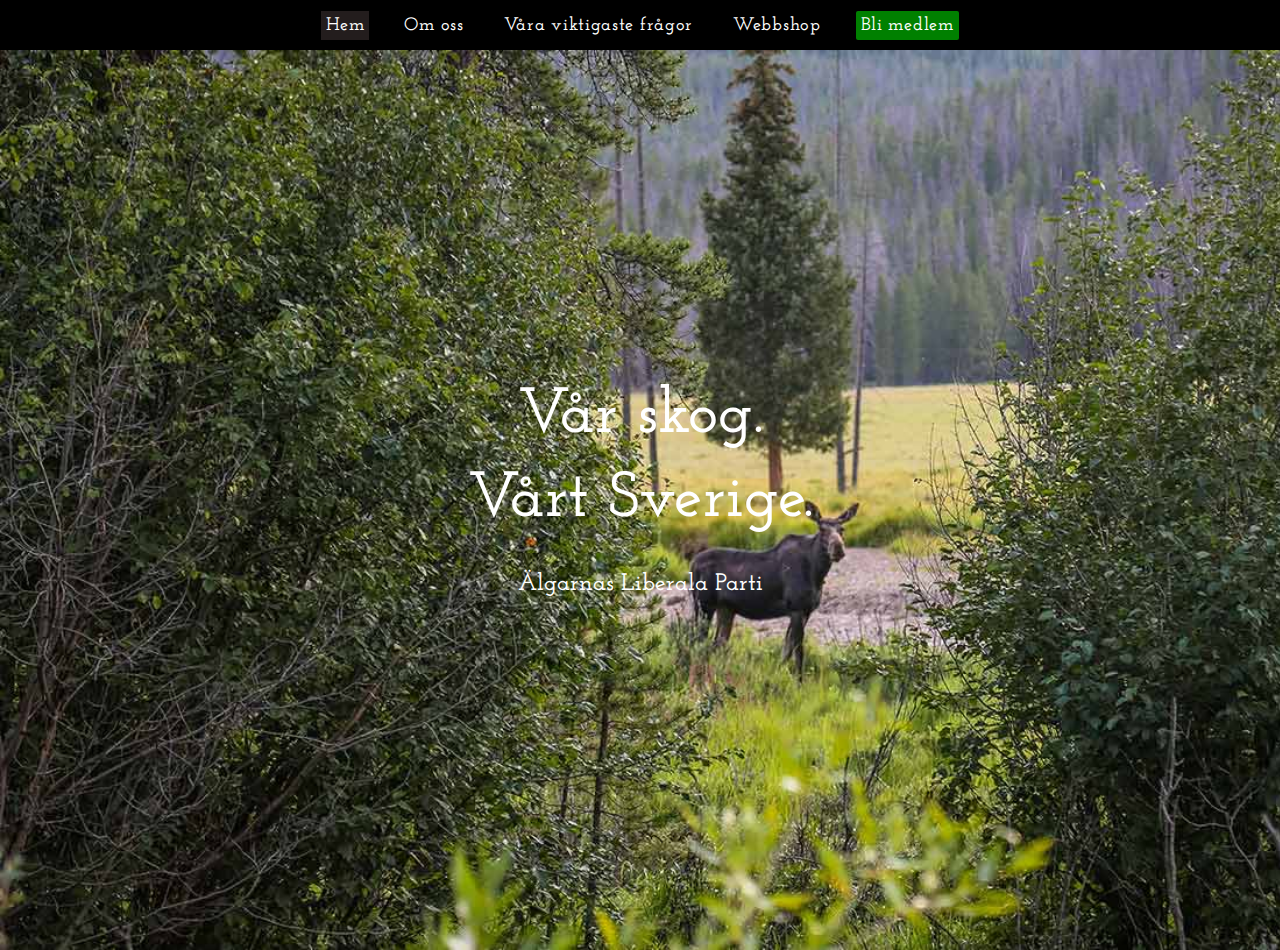
<file: index.html>
<!DOCTYPE html>
<html lang="sv">
<head>
    <meta charset="UTF-8">
    <meta http-equiv="X-UA-Compatible" content="IE=edge">
    <meta name="viewport" content="width=device-width, initial-scale=1.0">
    <title>Älgarnas Liberala Parti</title>
    <link rel="stylesheet" href="css/style.css">
</head>
<body>
    <main id="grid_container_home">
        <nav>
            <div class="hamburger">
                <div class="line-1"></div>
                <div class="line-2"></div>
                <div class="line-3"></div>
            </div>
            <ul class="navlinks">
                <li><a href="index.html">Hem</a></li>
                <li><a href="omoss.html">Om oss</a></li>
                <li><a href="fragor.html">Våra viktigaste frågor</a></li>
                <li><a href="webbshop.html">Webbshop</a></li>
                <li><a href="blimedlem.html">Bli medlem</a></li>
            </ul>
        </nav>
        <section id="home">
            <h1>Vår skog.</h1>
            <h1>Vårt Sverige.</h1>
            <h2>Älgarnas Liberala Parti</h2>
        </section>
    </main>
    <script src="js/script.js"></script>
    <script src="js/responsive_bg.js"></script>
</body>
</html>
</file>
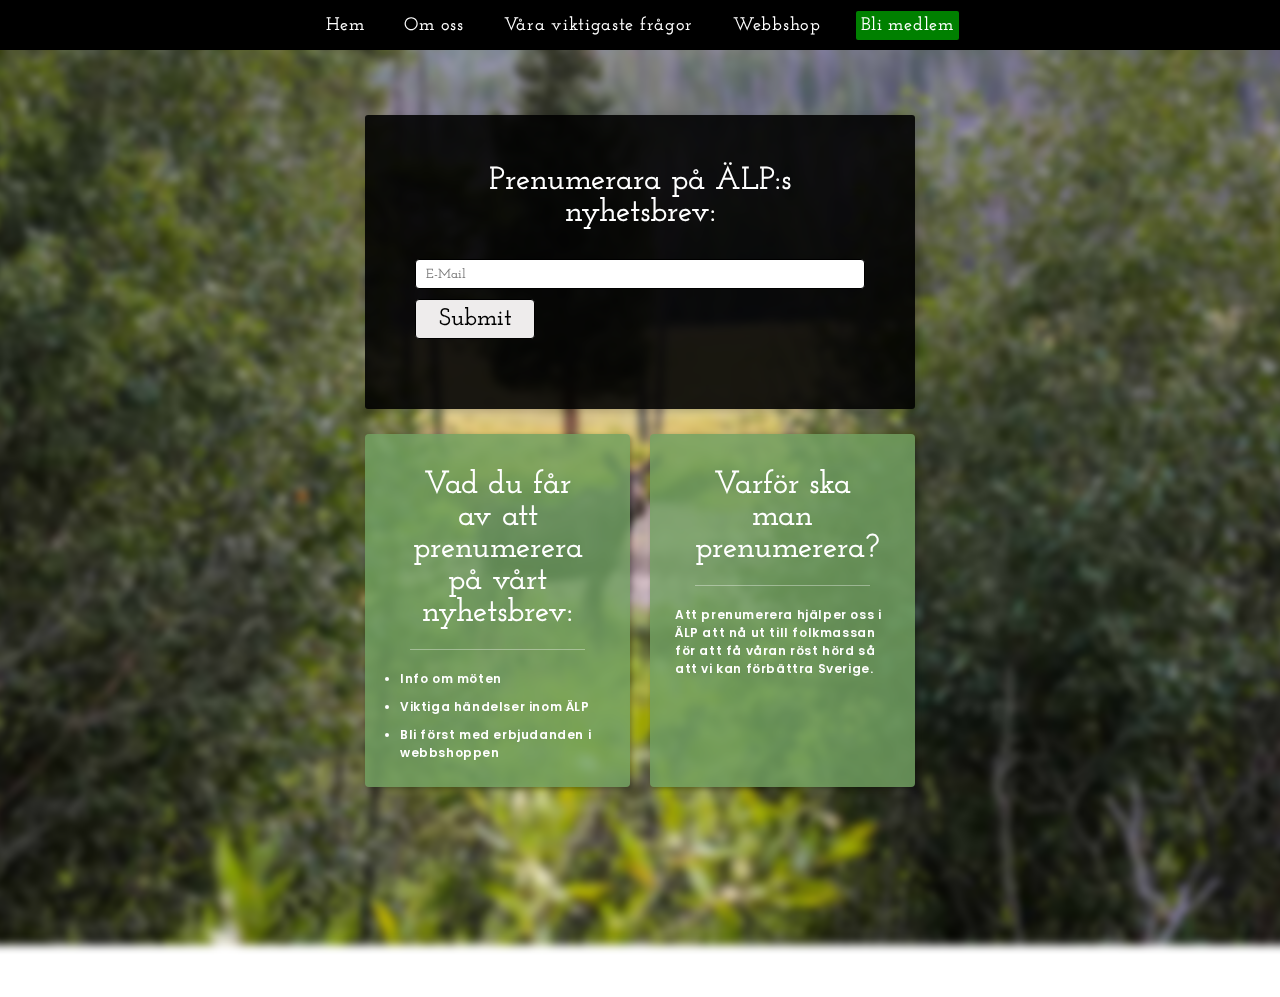
<file: blimedlem.html>
<!DOCTYPE html>
<html lang="sv">
<head>
    <meta charset="UTF-8">
    <meta http-equiv="X-UA-Compatible" content="IE=edge">
    <meta name="viewport" content="width=device-width, initial-scale=1.0">
    <title>Bli Medlem i ÄLP</title>
    <link rel="stylesheet" href="css/style.css">
</head>
<body>
    <main id="grid_container_blimedlem">
        <div id="blurry_bg">
            <img src="img/desktopbg.jpg" alt="Bakgrundsbild på en älg i skogen">
        </div>
        <nav>
            <div class="hamburger">
                <div class="line-1"></div>
                <div class="line-2"></div>
                <div class="line-3"></div>
            </div>
            <ul class="navlinks">
                <li><a href="index.html">Hem</a></li>
                <li><a href="omoss.html">Om oss</a></li>
                <li><a href="fragor.html">Våra viktigaste frågor</a></li>
                <li><a href="webbshop.html">Webbshop</a></li>
                <li><a href="blimedlem.html">Bli medlem</a></li>
            </ul>
        </nav>
        <section id="blimedlem_section">
            <header>
                <h1>
                    Prenumerara på ÄLP:s nyhetsbrev:
                </h1>
            </header>
            <form>
                <input type="text" id="email" name="email" placeholder="E-Mail">
                <button>Submit</button>
            </form>
        </section>
        <article>
            <h1>
                Vad du får av att prenumerera på vårt nyhetsbrev:
            </h1>
            <ul>
                <li>Info om möten</li>
                <li>Viktiga händelser inom ÄLP</li>
                <li>Bli först med erbjudanden i webbshoppen</li>
            </ul>
        </article>
        <article>
            <h1>Varför ska man prenumerera?</h1>
            <p>Att prenumerera hjälper oss i ÄLP att nå ut till folkmassan för att få våran röst hörd så att vi kan förbättra Sverige.</p>
        </article>
    </main>
    <script src="js/script.js"></script>
</body>
</html>
</file>
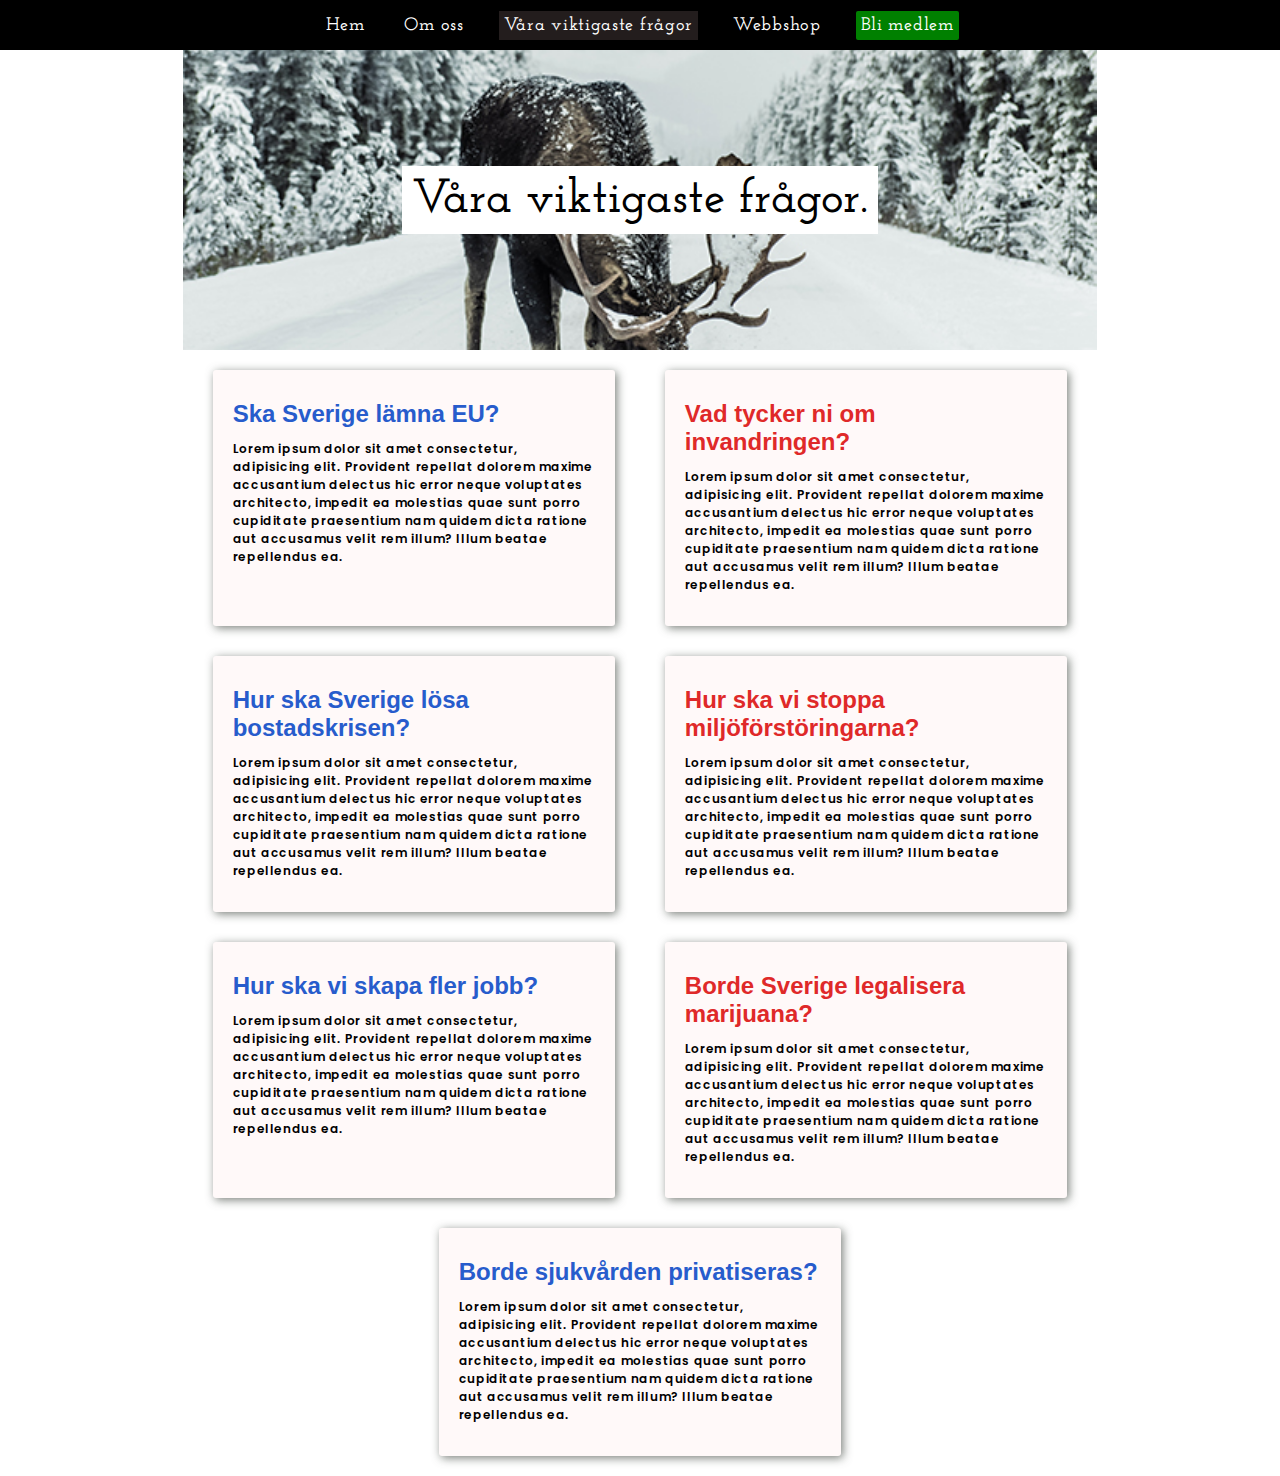
<file: fragor.html>
<!DOCTYPE html>
<html lang="sv">
<head>
    <meta charset="UTF-8">
    <meta http-equiv="X-UA-Compatible" content="IE=edge">
    <meta name="viewport" content="width=device-width, initial-scale=1.0">
    <title>Våra Viktigaste Frågor - ÄLP</title>
    <link rel="stylesheet" href="css/style.css">
</head>
<body>
    <main id="grid_container_fragor">
        <nav>
            <div class="hamburger">
                <div class="line-1"></div>
                <div class="line-2"></div>
                <div class="line-3"></div>
            </div>
            <ul class="navlinks">
                <li><a href="index.html">Hem</a></li>
                <li><a href="omoss.html">Om oss</a></li>
                <li><a href="fragor.html">Våra viktigaste frågor</a></li>
                <li><a href="webbshop.html">Webbshop</a></li>
                <li><a href="blimedlem.html">Bli medlem</a></li>
            </ul>
        </nav>
        <header id="fragor_titel">
            <h1>Våra viktigaste frågor.</h1>
        </header>
        <section id="grid_container_fragor_inside">
            <article>
                <h2>Ska Sverige lämna EU?</h2>
                <p>
                    Lorem ipsum dolor sit amet consectetur, adipisicing elit. Provident repellat dolorem maxime accusantium delectus hic error neque voluptates architecto, impedit ea molestias quae sunt porro cupiditate praesentium nam quidem dicta ratione aut accusamus velit rem illum? Illum beatae repellendus ea.
                </p>
            </article>
            <article>
                <h2>Vad tycker ni om invandringen?</h2>
                <p>
                    Lorem ipsum dolor sit amet consectetur, adipisicing elit. Provident repellat dolorem maxime accusantium delectus hic error neque voluptates architecto, impedit ea molestias quae sunt porro cupiditate praesentium nam quidem dicta ratione aut accusamus velit rem illum? Illum beatae repellendus ea.
                </p>
            </article>
            <article>
                <h2>Hur ska Sverige lösa bostadskrisen?</h2>
                <p>
                    Lorem ipsum dolor sit amet consectetur, adipisicing elit. Provident repellat dolorem maxime accusantium delectus hic error neque voluptates architecto, impedit ea molestias quae sunt porro cupiditate praesentium nam quidem dicta ratione aut accusamus velit rem illum? Illum beatae repellendus ea.
                </p>
            </article>
            <article>
                <h2>Hur ska vi stoppa miljöförstöringarna?</h2>
                <p>
                    Lorem ipsum dolor sit amet consectetur, adipisicing elit. Provident repellat dolorem maxime accusantium delectus hic error neque voluptates architecto, impedit ea molestias quae sunt porro cupiditate praesentium nam quidem dicta ratione aut accusamus velit rem illum? Illum beatae repellendus ea.
                </p>
            </article>
            <article>
                <h2>Hur ska vi skapa fler jobb?</h2>
                <p>
                    Lorem ipsum dolor sit amet consectetur, adipisicing elit. Provident repellat dolorem maxime accusantium delectus hic error neque voluptates architecto, impedit ea molestias quae sunt porro cupiditate praesentium nam quidem dicta ratione aut accusamus velit rem illum? Illum beatae repellendus ea.
                </p>
            </article>
            <article>
                <h2>Borde Sverige legalisera marijuana?</h2>
                <p>
                    Lorem ipsum dolor sit amet consectetur, adipisicing elit. Provident repellat dolorem maxime accusantium delectus hic error neque voluptates architecto, impedit ea molestias quae sunt porro cupiditate praesentium nam quidem dicta ratione aut accusamus velit rem illum? Illum beatae repellendus ea.
                </p>
            </article>
            <article>
                <h2>Borde sjukvården privatiseras?</h2>
                <p>
                    Lorem ipsum dolor sit amet consectetur, adipisicing elit. Provident repellat dolorem maxime accusantium delectus hic error neque voluptates architecto, impedit ea molestias quae sunt porro cupiditate praesentium nam quidem dicta ratione aut accusamus velit rem illum? Illum beatae repellendus ea.
                </p>
            </article>
        </section>
    </main>
    <script src="js/script.js"></script>
</body>
</html>
</file>
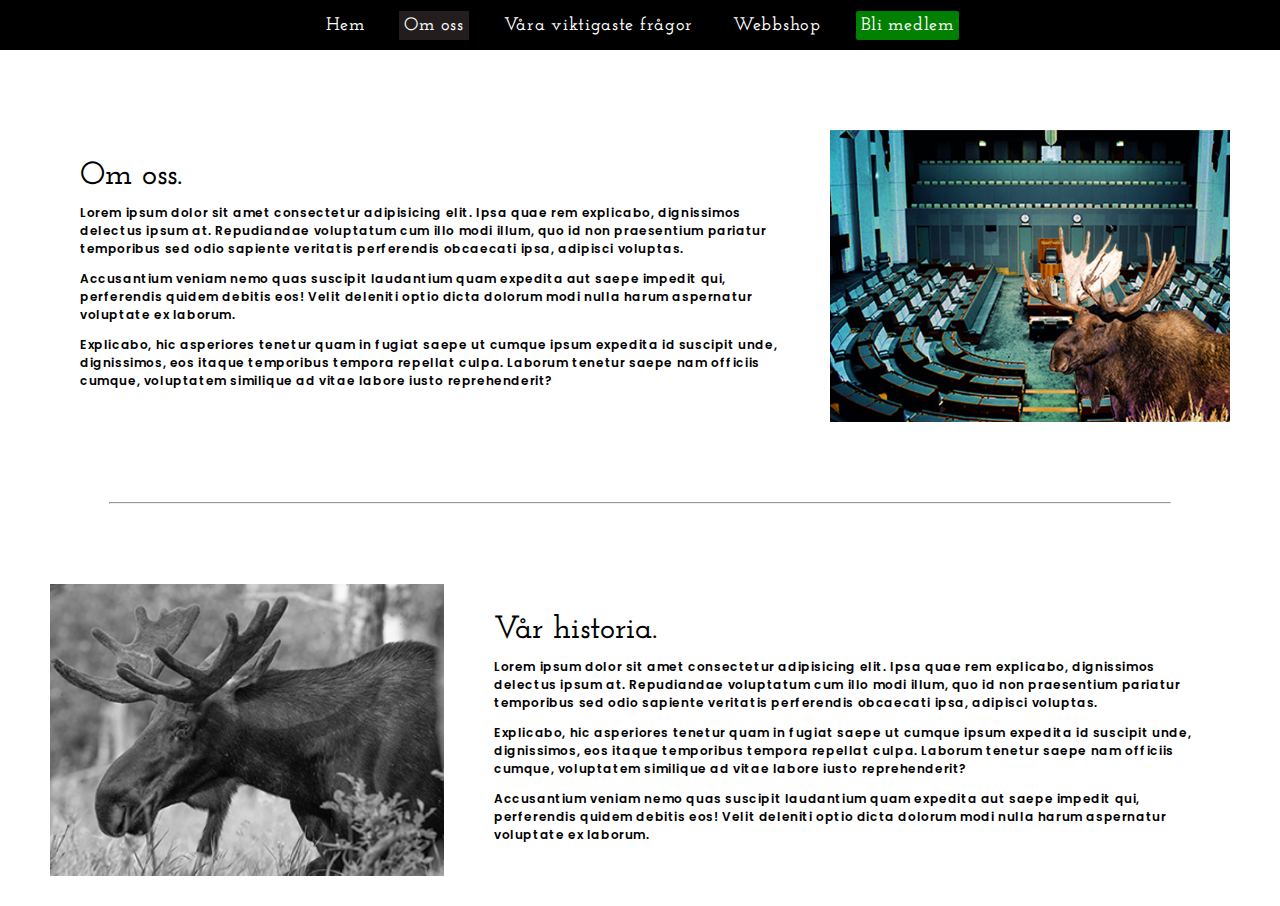
<file: omoss.html>
<!DOCTYPE html>
<html lang="sv">
<head>
    <meta charset="UTF-8">
    <meta http-equiv="X-UA-Compatible" content="IE=edge">
    <meta name="viewport" content="width=device-width, initial-scale=1.0">
    <title>Om Oss - ÄLP</title>
    <link rel="stylesheet" href="css/style.css">
</head>
<body>
    <main id="grid_container_omoss">
        <nav>
            <div class="hamburger">
                <div class="line-1"></div>
                <div class="line-2"></div>
                <div class="line-3"></div>
            </div>
            <ul class="navlinks">
                <li><a href="index.html">Hem</a></li>
                <li><a href="omoss.html">Om oss</a></li>
                <li><a href="fragor.html">Våra viktigaste frågor</a></li>
                <li><a href="webbshop.html">Webbshop</a></li>
                <li><a href="blimedlem.html">Bli medlem</a></li>
            </ul>
        </nav>
        <article class="article-1">
            <img src="img/moose-2.jpg" alt="Bild på älg i riksdagen">
            <section>
                <h2>
                    Om oss.
                </h2>
                <p>
                    Lorem ipsum dolor sit amet consectetur adipisicing elit. Ipsa quae rem explicabo, dignissimos delectus ipsum at. Repudiandae voluptatum cum illo modi illum, quo id non praesentium pariatur temporibus sed odio sapiente veritatis perferendis obcaecati ipsa, adipisci voluptas.
                </p>
                <p>
                    Accusantium veniam nemo quas suscipit laudantium quam expedita aut saepe impedit qui, perferendis quidem debitis eos! Velit deleniti optio dicta dolorum modi nulla harum aspernatur voluptate ex laborum.
                </p>
                <p>
                    Explicabo, hic asperiores tenetur quam in fugiat saepe ut cumque ipsum expedita id suscipit unde, dignissimos, eos itaque temporibus tempora repellat culpa. Laborum tenetur saepe nam officiis cumque, voluptatem similique ad vitae labore iusto reprehenderit?
                </p>
            </section>
        </article>
        <hr class="divider">
        <article class="article-2">
            <img src="img/moose-1.jpg" alt="Bild på älg för 100 år sedan">
            <section>
                <h2>
                    Vår historia.
                </h2>
                <p>
                    Lorem ipsum dolor sit amet consectetur adipisicing elit. Ipsa quae rem explicabo, dignissimos delectus ipsum at. Repudiandae voluptatum cum illo modi illum, quo id non praesentium pariatur temporibus sed odio sapiente veritatis perferendis obcaecati ipsa, adipisci voluptas.
                </p>
                <p>
                    Explicabo, hic asperiores tenetur quam in fugiat saepe ut cumque ipsum expedita id suscipit unde, dignissimos, eos itaque temporibus tempora repellat culpa. Laborum tenetur saepe nam officiis cumque, voluptatem similique ad vitae labore iusto reprehenderit?
                </p>
                <p>
                    Accusantium veniam nemo quas suscipit laudantium quam expedita aut saepe impedit qui, perferendis quidem debitis eos! Velit deleniti optio dicta dolorum modi nulla harum aspernatur voluptate ex laborum.
                </p>
            </section>
        </article>
    </main>
    <script src="js/script.js"></script>
</body>
</html>
</file>
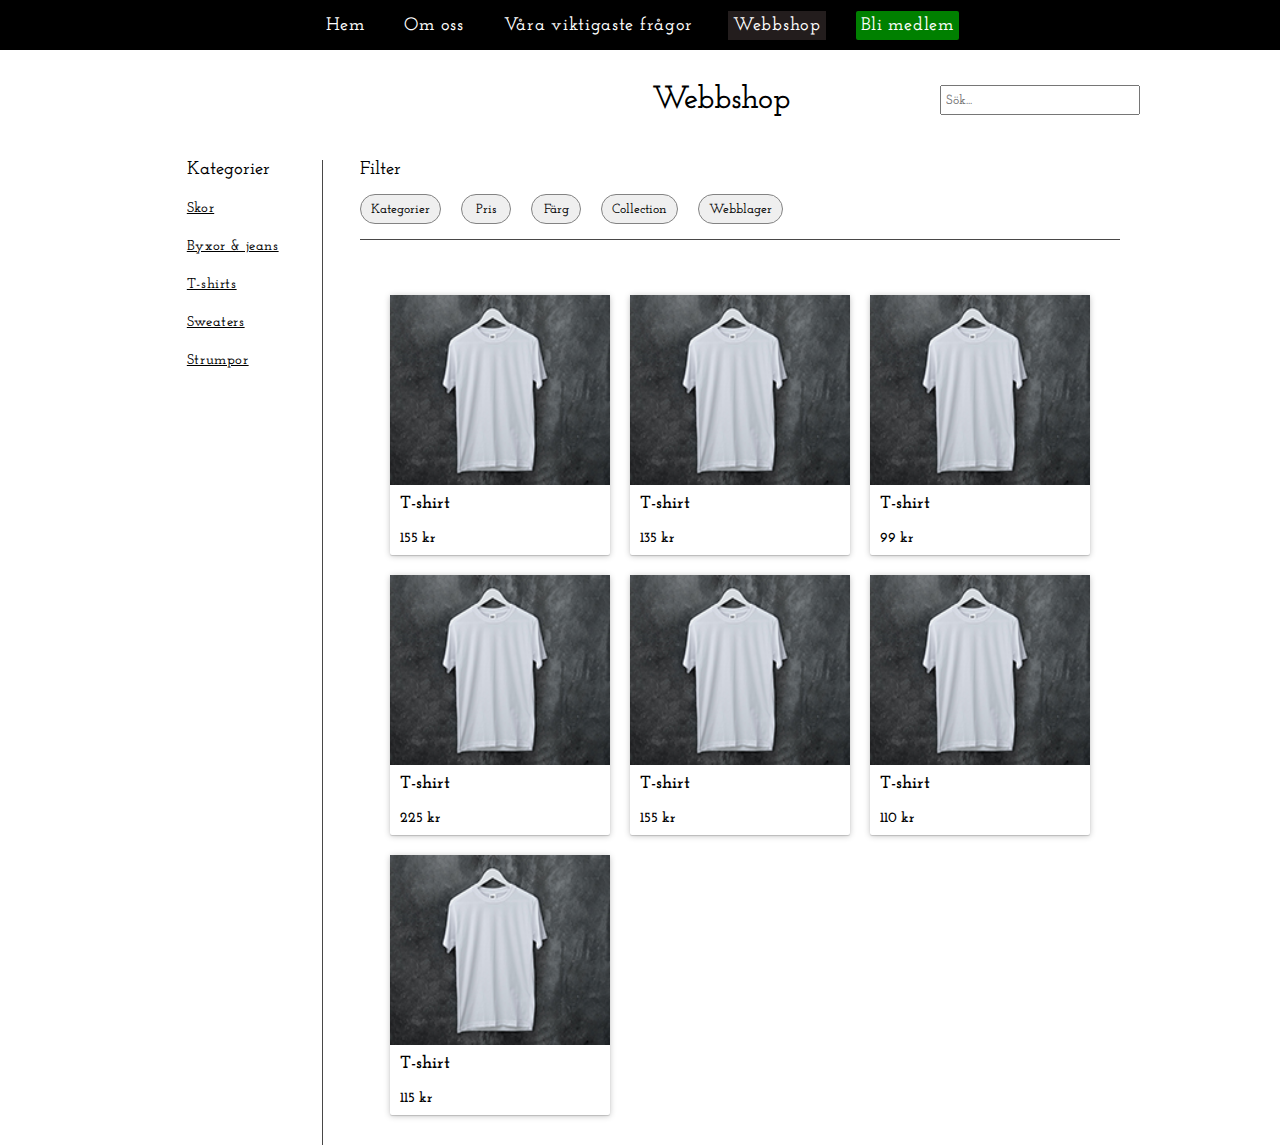
<file: webbshop.html>
<!DOCTYPE html>
<html lang="sv">

<head>
    <meta charset="UTF-8">
    <meta http-equiv="X-UA-Compatible" content="IE=edge">
    <meta name="viewport" content="width=device-width, initial-scale=1.0">
    <title>Webbshop - ÄLP</title>
    <link rel="stylesheet" href="css/style.css">
</head>

<body>
    <main id="grid_container_webbshop">
        <nav>
            <div class="hamburger">
                <div class="line-1"></div>
                <div class="line-2"></div>
                <div class="line-3"></div>
            </div>
            <ul class="navlinks">
                <li><a href="index.html">Hem</a></li>
                <li><a href="omoss.html">Om oss</a></li>
                <li><a href="fragor.html">Våra viktigaste frågor</a></li>
                <li><a href="webbshop.html">Webbshop</a></li>
                <li><a href="blimedlem.html">Bli medlem</a></li>
            </ul>
        </nav>
        <header>
            <h1>Webbshop</h1>
        </header>
        <input class="search_bar" type=text placeholder="Sök...">
        <section id="filter-area">
            <h3>Filter</h3>
            <button>Kategorier</button>
            <button>Pris</button>
            <button>Färg</button>
            <button>Collection</button>
            <button>Webblager</button>
        </section>
        <section id="side-nav">
            <div>
                <h3>Kategorier</h3>
                <ul>
                    <li><a href="#">Skor</a></li>
                    <li><a href="#">Byxor & jeans</a></li>
                    <li><a href="#">T-shirts</a></li>
                    <li><a href="#">Sweaters</a></li>
                    <li><a href="#">Strumpor</a></li>
                </ul>
            </div>
        </section>
        <section id="container_webbshop_inside">
            <article>
                <img src="img/t-shirt.jpg" alt="Bild på t-shirt">
                <h3>T-shirt</h3>
                <span>155 kr</span>
            </article>
            <article>
                <img src="img/t-shirt.jpg" alt="Bild på t-shirt">
                <h3>T-shirt</h3>
                <span>135 kr</span>
            </article>
            <article>
                <img src="img/t-shirt.jpg" alt="Bild på t-shirt">
                <h3>T-shirt</h3>
                <span>99 kr</span>
            </article>
            <article>
                <img src="img/t-shirt.jpg" alt="Bild på t-shirt">
                <h3>T-shirt</h3>
                <span>225 kr</span>
            </article>
            <article>
                <img src="img/t-shirt.jpg" alt="Bild på t-shirt">
                <h3>T-shirt</h3>
                <span>155 kr</span>
            </article>
            <article>
                <img src="img/t-shirt.jpg" alt="Bild på t-shirt">
                <h3>T-shirt</h3>
                <span>110 kr</span>
            </article>
            <article>
                <img src="img/t-shirt.jpg" alt="Bild på t-shirt">
                <h3>T-shirt</h3>
                <span>115 kr</span>
            </article>
        </section>

    </main>
    <script src="js/script.js"></script>
</body>

</html>
</file>
<file: css/style.css>
@import url(https://fonts.googleapis.com/css2?family=Josefin+Slab:wght@100&display=swap);
@import url('https://fonts.googleapis.com/css2?family=Poppins:wght@200&display=swap');
* {
    margin: 0;
    padding: 0;
    box-sizing: border-box;
    font-family: "Josefin Slab", serif;
    font-weight: 600;
}

h1,
h2,
h3 {
    margin: 10px 0;
}

h1 {
    text-align: center;
    margin: 20px;
}

p,
li {
    letter-spacing: 0.05em;
    margin: 1em 0;
    font-size: 12px;
    font-family: 'Poppins';
}

.hamburger {
    position: fixed;
    height: 70px;
    width: 70px;
    background-color: #000;
    right: 0;
    bottom: 0;
    border-radius: 50%;
    margin: 20px;
    display: flex;
    flex-direction: column;
    justify-content: center;
    align-items: center;
    z-index: 11;
    border: none;
    box-shadow: rgba(88, 86, 86, 0.733) 2px 2px 10px 1px;
}

.hamburger:hover {
    cursor: pointer;
}

.hamburger div {
    height: 2px;
    width: 40px;
    background-color: #fff;
    border-radius: 1px;
    margin: 5px;
    transition: all ease-out 0.1s;
}

.hamburger-close .line-2 {
    display: none;
}

.hamburger-close .line-1 {
    transform: rotate(45deg) translate(4px, 5px);
}

.hamburger-close .line-3 {
    transform: rotate(-45deg) translate(4px, -5px);
}

.navlinks {
    z-index: 10;
    position: fixed;
    height: 100vh;
    width: 100%;
    background-color: #fff;
    display: flex;
    flex-direction: column;
    justify-content: center;
    align-items: center;
    left: -100vw;
    top: 0;
    transition: all ease-out 0.2s;
}

.navlinks li {
    list-style: none;
    margin: 15px;
    display: flex;
    flex-direction: column;
    font-size: 14px;
}

.navlinks a {
    text-decoration: none;
    color: #000;
    font-size: 1.3em;
}

.navlinks a:hover {
    background-color: #f1eded;
}

.navlinks li::after {
    content: "";
    width: 80vw;
    height: 3px;
    background-color: #c7c3c3;
}

.navlinks-show {
    left: 0;
}

nav {
    grid-area: nv;
}

#home {
    grid-area: mn;
    background-image: url(../img/homebg.jpg);
    background-size: cover;
    background-repeat: no-repeat;
    height: 100vh;
    width: 100%;
    display: flex;
    flex-direction: column;
    justify-content: center;
    align-items: center;
}

#home h1 {
    font-size: 4em;
    margin: 10px 0;
    color: #fff;
}

#home h2 {
    margin: 30px 0;
    color: #fff;
}

#grid_container_home {
    display: grid;
    grid-template: "mn" 100vh/100%;
    height: 100vh;
}

#grid_container_omoss {
    display: grid;
    grid-template-rows: auto;
    grid-template-columns: 100%;
    grid-template-areas: "a1" "a2";
}

.article-1 {
    grid-area: a1;
    display: flex;
    flex-direction: column;
}

.article-2 {
    grid-area: a2;
    display: flex;
    flex-direction: column;
}

.article-2 img {
    filter: grayscale(100%);
}

#grid_container_omoss img {
    width: 100%;
    height: 400px;
    object-fit: cover;
}

#grid_container_omoss h2 {
    font-size: 2em;
    margin: 10px 0;
}

.article-1 section,
.article-2 section {
    margin: 20px;
}

.divider {
    grid-area: dv;
    display: block;
    width: 90%;
    margin: auto;
    display: none;
}

#grid_container_fragor {
    display: grid;
    grid-template: "hd" auto "s1" auto/100%;
}

#grid_container_fragor header {
    grid-area: hd;
}

#grid_container_fragor_inside {
    grid-area: s1;
    display: flex;
    flex-direction: row;
    flex-wrap: wrap;
    margin: 10px;
    grid-gap: 10px;
    color: #000;
    justify-content: space-around;
}

#grid_container_fragor_inside article {
    background-color: #fff9f9;
    padding: 20px;
    margin: 10px;
    border-radius: 3px;
    box-sizing: border-box;
    width: 100%;
    box-shadow: rgba(77, 83, 77, 0.74) 2px 2px 10px 0;
}

#grid_container_fragor_inside article:nth-child(2n) h2 {
    color: #df2929;
    font-family: Verdana, Geneva, Tahoma, sans-serif;
}

#grid_container_fragor_inside article:nth-child(2n+1) h2 {
    color: #275ccc;
    font-family: Verdana, Geneva, Tahoma, sans-serif;
}

#fragor_titel {
    background-image: url(../img/moose-3.jpg);
    background-position: center;
    background-repeat: no-repeat;
    background-size: cover;
    display: flex;
    justify-content: center;
    align-items: center;
    height: 300px;
    width: 100%;
    margin: 0;
    font-size: 3em;
}

#fragor_titel h1 {
    font-size: 1em;
    background-color: #fff;
    width: auto;
    padding: 10px;
}

#grid_container_webbshop {
    display: grid;
    grid-template: "hd" auto "sb" auto "sn" auto "fi" auto "s1" auto /100%;
}

#grid_container_webbshop header {
    grid-area: hd;
    height: 100px;
    display: flex;
    justify-content: center;
    flex-direction: column;
    align-items: center;
}

.search_bar {
    grid-area: sb;
    height: 30px;
    width: 200px;
    padding: 4px;
    margin: auto;
    margin-bottom: 20px;
}

#filter-area {
    grid-area: fi;
    margin: 0px 20px 25px 20px;
}

#filter-area::after {
    content: "";
    width: 100%;
    height: 1px;
    background-color: rgb(73, 72, 72);
    display: block;
    margin: 10px 0px;
}

#filter-area button {
    min-width: 50px;
    height: 30px;
    border: 1px rgb(131, 131, 131) solid;
    border-radius: 50px;
    margin: 5px 15px 5px 0px;
    padding: 0px 10px;
}

#filter-area button:hover {
    background-color: rgb(235, 233, 233);
}

#filter-area button:active {
    background-color: rgb(230, 228, 228);
}

#container_webbshop_inside {
    grid-area: s1;
    display: flex;
    flex-direction: row;
    flex-wrap: wrap;
    width: 100%;
    justify-content: center;
    padding: 20px;
}

#side-nav ul {
    display: flex;
    list-style: none;
    flex-direction: row;
    flex-wrap: wrap;
}

#side-nav ul>li {
    margin: 10px;
}

#side-nav a {
    color: black;
    font-size: 1.2em;
}

#side-nav {
    grid-area: sn;
    display: flex;
    flex-direction: column;
    margin: 0px 20px 0px 20px;
}

#side-nav::after {
    content: "";
    width: 100%;
    height: 1px;
    background-color: rgb(73, 72, 72);
    display: block;
    margin: 10px 0px;
}

#container_webbshop_inside::after {
    content: "";
    width: 460px;
}

#container_webbshop_inside>article {
    height: 340px;
    width: 350px;
    box-shadow: 0 1px 1px rgba(0, 0, 0, 0.16), 0 1px 6px rgba(0, 0, 0, 0.23);
    border-radius: 2px;
    margin: 15px 0px;
    display: grid;
    grid-template: "img" 270px "ttl" auto "prc" auto / 100%;
}

#container_webbshop_inside>article>img {
    grid-area: img;
    height: 100%;
    width: 100%;
    background: #5f975f;
    border: 0;
}

#container_webbshop_inside>article>h3 {
    grid-area: ttl;
    padding-left: 10px;
    font-weight: bolder;
    font-size: 1.1em;
}

#container_webbshop_inside>article>span {
    grid-area: prc;
    font-weight: 800;
    font-size: 0.9em;
    padding-left: 10px;
}

#grid_container_blimedlem {
    display: flex;
    flex-direction: column;
}

#blimedlem_section {
    filter: none;
    grid-area: s1;
    display: flex;
    flex-direction: column;
    background-color: rgba(0, 0, 0, 0.89);
    padding-bottom: 50px;
    border-radius: 3px;
    margin: 15px 10px;
    max-width: 100%;
    box-shadow: #00000027 1px 2px 6px 1px;
}

#blimedlem_section h1 {
    color: #fff;
    font-size: 2em;
    margin: 50px auto 20px auto;
    width: 80%;
}

#blimedlem_section>form {
    display: flex;
    justify-content: flex-start;
    flex-direction: column;
    padding: 10px 50px;
}

#blimedlem_section>form>input {
    height: 30px;
    border-radius: 4px;
    padding: 0 10px;
    border: 1px solid rgb(0, 0, 0);
}

#blimedlem_section>form>input:focus {
    outline: 0;
}

#blimedlem_section>form>button {
    width: 120px;
    height: 40px;
    border-radius: 4px;
    margin: 10px 0;
    font-size: 1.5em;
    border: 1px solid #000;
    background-color: #eeecec;
}

#grid_container_blimedlem>article {
    background-color: rgba(113, 161, 98, 0.829);
    color: white;
    margin: 10px;
    padding: 15px 25px;
    border-radius: 4px;
    box-shadow: #0000004b 2px 2px 5px 0px;
}

#grid_container_blimedlem>article h1::after {
    content: "";
    height: 1px;
    width: 100%;
    display: block;
    margin: 20px 0px;
    background-color: rgba(255, 255, 255, 0.363);
}

#grid_container_blimedlem>article li {
    margin: 10px;
}

#grid_container_blimedlem>article:nth-of-type(1) {
    grid-area: a1;
}

#grid_container_blimedlem>article:nth-of-type(2) {
    grid-area: a2;
}

#blurry_bg {
    width: 100%;
    height: 100%;
    overflow: hidden;
    position: absolute;
}

#blurry_bg img {
    filter: blur(4px);
    position: fixed;
    object-fit: cover;
    top: 0;
    left: 0;
    height: 100%;
    width: 100%;
    z-index: -10;
    transform: scale(1.1);
}

@media screen and (min-width: 700px) {
    .navlinks {
        left: 0;
        flex-direction: row;
        height: 100%;
        position: relative;
        background-color: #000;
        transition: none;
    }
    .navlinks a {
        color: #fff;
        padding: 5px;
        border-radius: 2px;
    }
    .navlinks a:hover {
        background: rgba(128, 128, 128, 0.37);
    }
    .navlinks li::after {
        display: none;
    }
    .navlinks li:last-child a {
        background: green;
    }
    .hamburger {
        display: none;
    }
    #grid_container_home {
        grid-template: "nv" 50px "mn" auto/100%;
        height: 100vh;
    }
    #grid_container_home .navlinks li:nth-child(1) {
        background: rgba(104, 85, 85, 0.336);
    }
    #grid_container_omoss {
        grid-template-columns: 1fr minmax(900px, 1200px) 1fr;
        grid-template-rows: 50px minmax(300px, auto) 2px minmax(300px, auto);
        grid-template-areas: "nv nv nv" ".  a1 . " ".  dv . " ".  a2 . ";
        grid-gap: 50px;
    }
    #grid_container_omoss .navlinks li:nth-child(2) {
        background: rgba(104, 85, 85, 0.336);
    }
    .article-1 {
        flex-direction: row-reverse;
    }
    .article-1 section {
        margin: 20px 50px 20px 30px;
    }
    .article-2 {
        flex-direction: row;
    }
    .article-2 section {
        margin: 20px 30px 20px 50px;
    }
    #grid_container_omoss img {
        height: auto;
        width: 400px;
        max-width: 500px;
        object-fit: cover;
    }
    #grid_container_omoss article {
        margin: 30px 0;
    }
    .divider {
        display: block;
    }
    #grid_container_fragor {
        display: grid;
        grid-template: "nv nv nv" 50px ".  hd . " auto ".  s1 . " auto /1fr minmax(800px, 5fr) 1fr;
    }
    #grid_container_fragor .navlinks li:nth-child(3) {
        background: rgba(104, 85, 85, 0.336);
    }
    #grid_container_fragor_inside article {
        width: 45%;
    }
    #grid_container_webbshop {
        grid-template: "nv nv nv nv nv" 50px
                        ". hd hd sb . " auto
                        ". sn fi fi . " auto
                        ". sn  s1 s1 . " auto 
                        /1fr 200px 600px 200px 1fr;
    }
    #grid_container_webbshop .navlinks li:nth-child(4) {
        background: rgba(104, 85, 85, 0.336);
    }
    .search_bar {
        margin: auto;
    }
    #container_webbshop_inside {
        grid-gap: 20px;
        margin: 0px;
    }
    #grid_container_webbshop header {
        flex-direction: row;
        justify-self: right;
        padding-right: 130px;
    }
    #container_webbshop_inside>article {
        height: 260px;
        width: 220px;
        margin: 0px;
        grid-template: "img" 190px "ttl" auto "prc" auto / 100%;
    }
    #side-nav {
        flex-direction: row;
        margin: 0px;
        justify-content: space-around;
    }
    #side-nav>div {
        margin: 0px 0px 0px 30px;
    }
    #side-nav ul {
        flex-direction: column;
    }
    #side-nav ul>li {
        margin: 10px 10px 10px 0px;
    }
    #side-nav::after {
        height: 100%;
        width: 1px;
        display: inline-block;
    }
    #grid_container_blimedlem {
        height: auto;
        display: grid;
        grid-template: "nv nv nv nv" 50px ". . . . " 50px ". s1 s1 ." auto ". a1 a2 ." auto ". . . . " 200px /4fr minmax(285px, 1fr) minmax(285px, 1fr) 4fr;
    }
}

@media screen and (min-width: 1500px) {
    #grid_container_fragor_inside article:nth-child(1) {
        grid-area: a1;
    }
    #grid_container_fragor_inside article:nth-child(2) {
        grid-area: a2;
    }
    #grid_container_fragor_inside article:nth-child(3) {
        grid-area: a3;
    }
    #grid_container_fragor_inside article:nth-child(4) {
        grid-area: a4;
    }
    #grid_container_fragor_inside article:nth-child(5) {
        grid-area: a5;
    }
    #grid_container_fragor_inside article:nth-child(6) {
        grid-area: a6;
    }
    #grid_container_fragor_inside article:nth-child(7) {
        grid-area: a7;
    }
    #grid_container_fragor_inside {
        display: grid;
        grid-template: "a1 a2 a2 a4 a4" 250px "a1 a2 a2 a6 a7" 100px "a3 a3 a5 a6 a7" auto ".  .  .  .  . " 200px/2fr 1fr 2fr 2fr 2fr;
        grid-gap: 30px;
    }
    #grid_container_fragor_inside article {
        margin: 0;
        width: 100%;
    }
}
</file>
